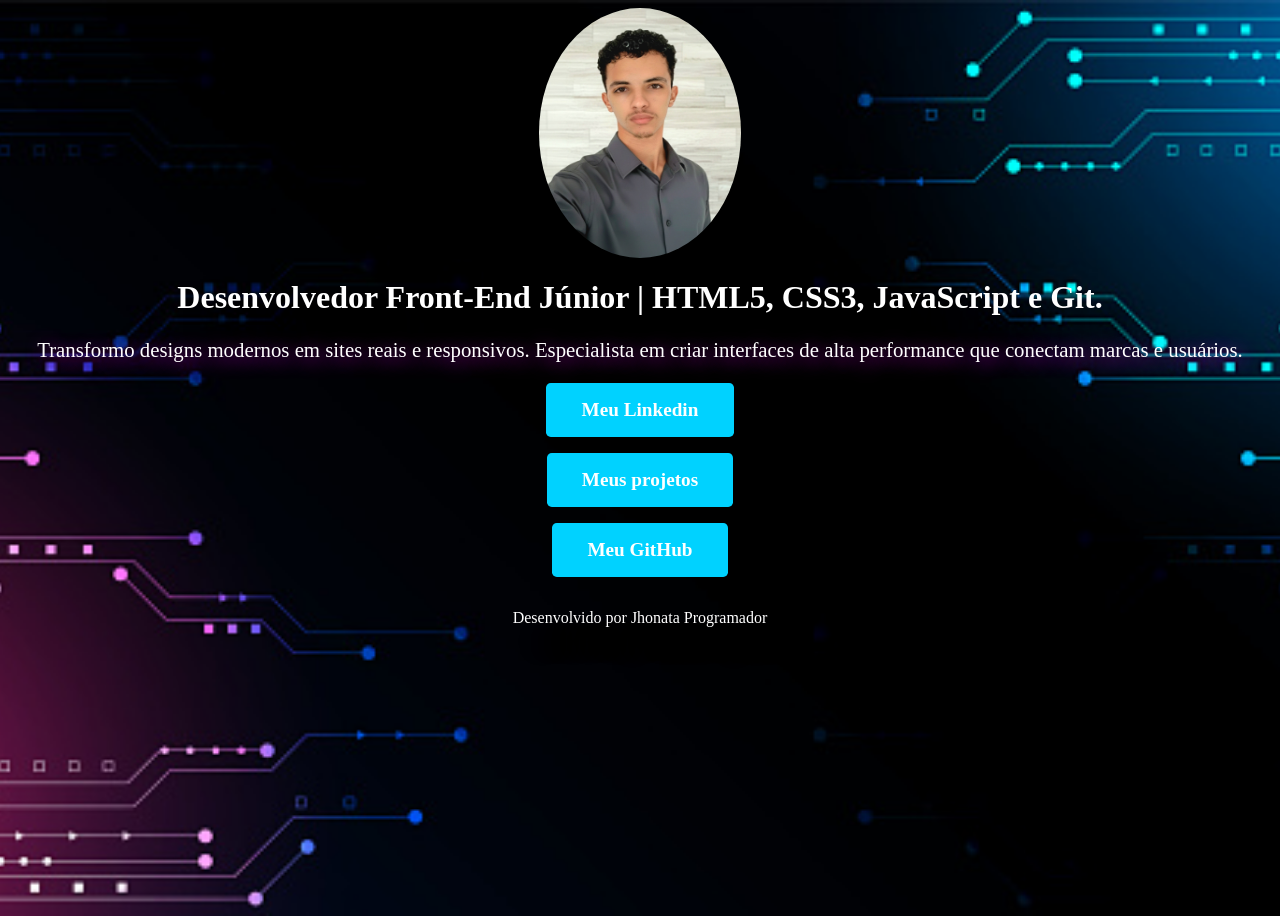
<file: index.html>
<!DOCTYPE html>
<html lang="pt-br">
<head>
  <meta charset="UTF-8">
  <meta name="viewport" content="width=device-width, initial-scale=1.0">
<link rel="stylesheet" href="index.css">
  <title>Jhonata Programador</title>
</head>
<body>
  <section id="perfil">
  <img src="imagens/eu.jpg" alt="Foto de Jhonata Programador">
</section>
<header id="header">
  <h1 class="h1">Desenvolvedor Front-End Júnior | HTML5, CSS3, JavaScript e Git.</h1>
  <p class="bio">
    Transformo designs modernos em sites reais e responsivos. Especialista em criar interfaces de alta performance que conectam marcas e usuários.
  </p>

<div class="links"> 

 <p>
  <a class="linkedin" href="https://www.linkedin.com/in/jhonata-programador-950b553b2/">Meu Linkedin</a>
 </p>
 
 <p>
<a href="projetos.html" id="botao-projetos" class="projeto">Meus projetos</a>
 </p>

   <p>
 <a class="github" href="https://github.com/jhonata-dev0">Meu GitHub</a>
</p>
</div>
<footer class="foter">

  <p>Desenvolvido por Jhonata Programador</p>
</footer>

</header>


</body>
</html>
</file>
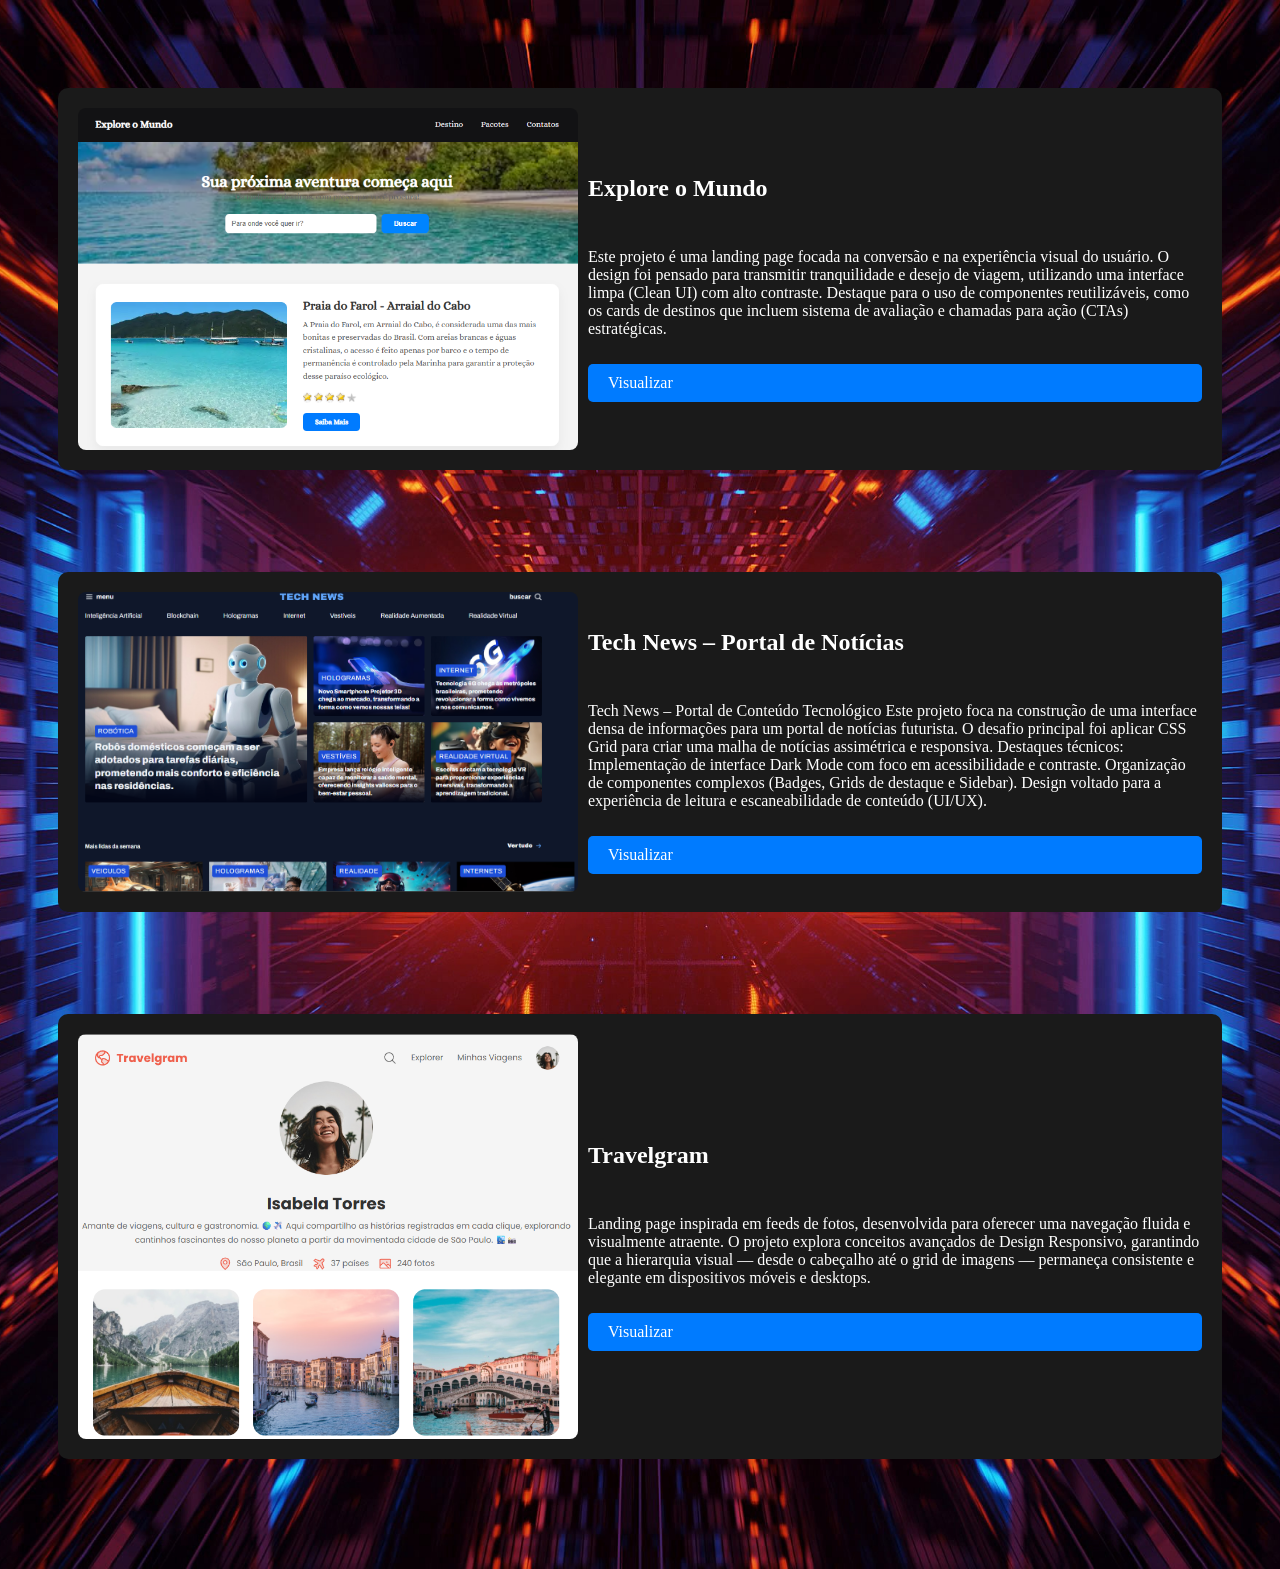
<file: projetos.html>
<!DOCTYPE html>
<html lang="pt-br">
<head>
  <meta charset="UTF-8">
  <meta name="viewport" content="width=device-width, initial-scale=1.0">
  <link rel="stylesheet" href="viagens.css">  <!-- Link para o CSS -->
  <title>Meus Projetos</title>
</head>
<body class="pag-projetos">
  <section class="container-projetos">
    <div class="card-projetos">
      <img src="imagens/img-projeto-1.png" alt="Projeto Explore o Mundo" class="img-mg">
      <div class="texto">
        <h2>Explore o Mundo</h2>
        <p>Este projeto é uma landing page focada na conversão e na experiência visual do usuário. O design foi pensado para transmitir tranquilidade e desejo de viagem, utilizando uma interface limpa (Clean UI) com alto contraste. Destaque para o uso de componentes reutilizáveis, como os cards de destinos que incluem sistema de avaliação e chamadas para ação (CTAs) estratégicas.</p>
        <a href="https://jhonata-dev0.github.io/desafio-rockseat/" class="botao-ver">Visualizar</a>
      </div>
    </div>
<p></p>
   <div class="card-projetos">
      <img src="imagens/proj.technews.png" alt="Portal de Notícias" class="img-mg">
      <div class="texto">
        <h2>Tech News – Portal de Notícias</h2>
        <p>Tech News – Portal de Conteúdo Tecnológico

Este projeto foca na construção de uma interface densa de informações para um portal de notícias futurista. O desafio principal foi aplicar CSS Grid para criar uma malha de notícias assimétrica e responsiva.

Destaques técnicos:

Implementação de interface Dark Mode com foco em acessibilidade e contraste.

Organização de componentes complexos (Badges, Grids de destaque e Sidebar).

Design voltado para a experiência de leitura e escaneabilidade de conteúdo (UI/UX).</p>
        <a href="https://jhonata-dev0.github.io/portal-noticias/" class="botao-ver">Visualizar</a>
      </div>
    </div>
<p></p>
    <div class="card-projetos">
      <img src="imagens/projeto-travelgram.png" alt="Projeto Travelgram" class="img-mg">
      <div class="texto">
        <h2>Travelgram</h2>
        <p>Landing page inspirada em feeds de fotos, desenvolvida para oferecer uma navegação fluida e visualmente atraente. O projeto explora conceitos avançados de Design Responsivo, garantindo que a hierarquia visual — desde o cabeçalho até o grid de imagens — permaneça consistente e elegante em dispositivos móveis e desktops.</p>
        <a href="https://jhonata-dev0.github.io/travelgram/" class="botao-ver">Visualizar</a>
      </div> 
    </div>
<p></p>
   
  </section>
</body>
</html>
</file>
<file: index.css>
@import url(imagens.css);
@import url(apresentacao.css);
@import url(viagens.css);
</file>
<file: viagens.css>
body.pag-projetos {
  background-image: url(imagens/fundo-2pag.jpg);
  background-size: cover;
  background-position: center;
  background-repeat: no-repeat;
  min-height: 100vh;


}
.container-projetos {
  display: flex;
  flex-wrap: wrap;
  justify-content: start;
  gap: 20px;
  padding: 50px;
}

.card-projetos {
  align-items: center;
  display: flex;
  gap: 10px;
  margin-top: 30px;
  background-color: #1a1a1a;
  padding: 20px;
  border-radius: 10px;
}

.img-mg {
  width: 50%;
  height: auto;
  border-radius: 8px;
}

.texto {
  display: flex;
  flex-direction: column;
  gap: 10px;
  color: white;
}
.botao-ver {
    background-color: #007bff; 
    color: white;            
    border: none;
    border-radius: 5px;      
    padding: 10px 20px;       
    text-decoration: none;    
  align-items: center;
justify-content: center;
    display: inline-block;}

    @media (max-width: 768px) {
  .container-projetos {
    padding: 20px;  
    gap: 10px;      
  }
  .card-projetos {
    flex-direction: column;  
    align-items: center;   
    gap: 15px;
    padding: 15px;
  }
  .img-mg {
    width: 100%;  
    max-width: 300px; 
  }
  .texto {
    text-align: center;  
  }
  .botao-ver {
    padding: 8px 16px;  
  }
}

@media (min-width: 769px) and (max-width: 1024px) {
  .img-mg {
    width: 300px;  /* Tamanho médio para tablets */
  }
  .container-projetos {
    padding: 30px;
  }
}

@media (min-width: 1025px) {
  .img-mg {
    width: 500px;  /* Mantém grande em desktop */
  }
}
</file>
